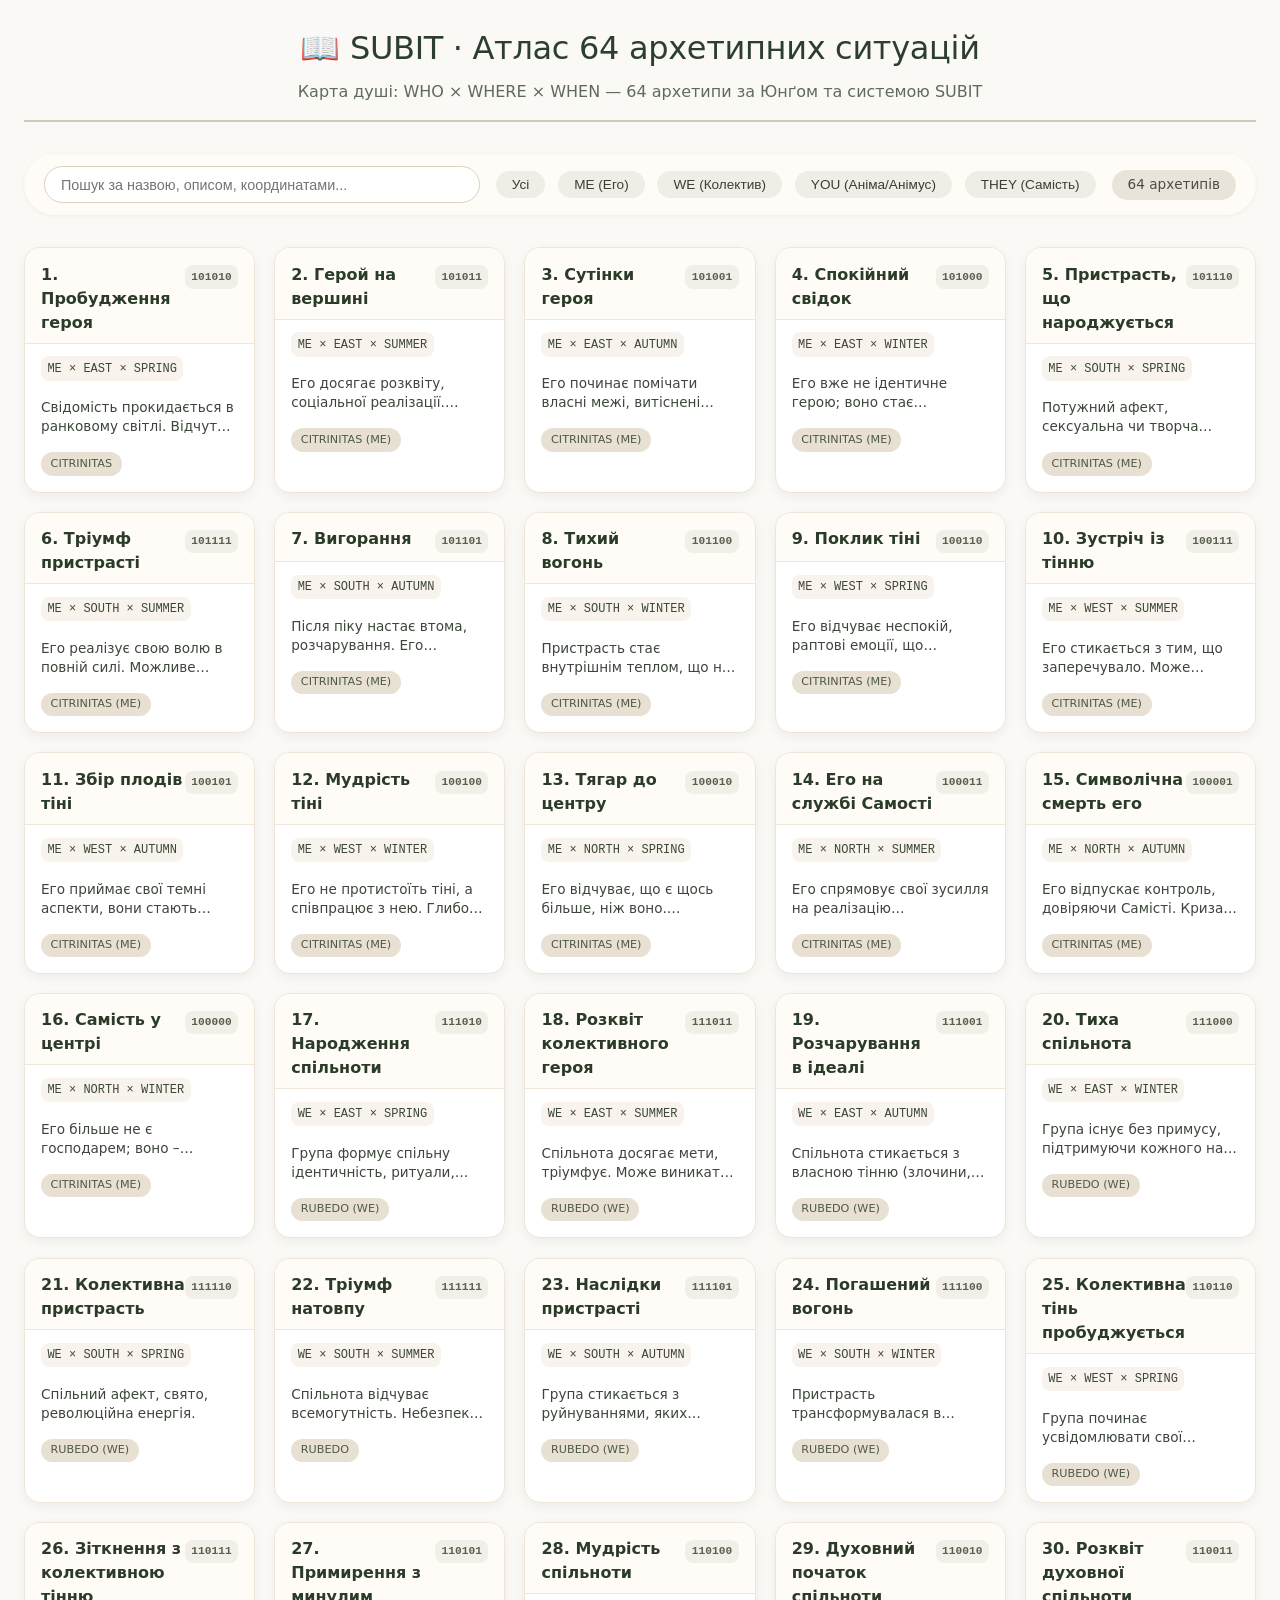
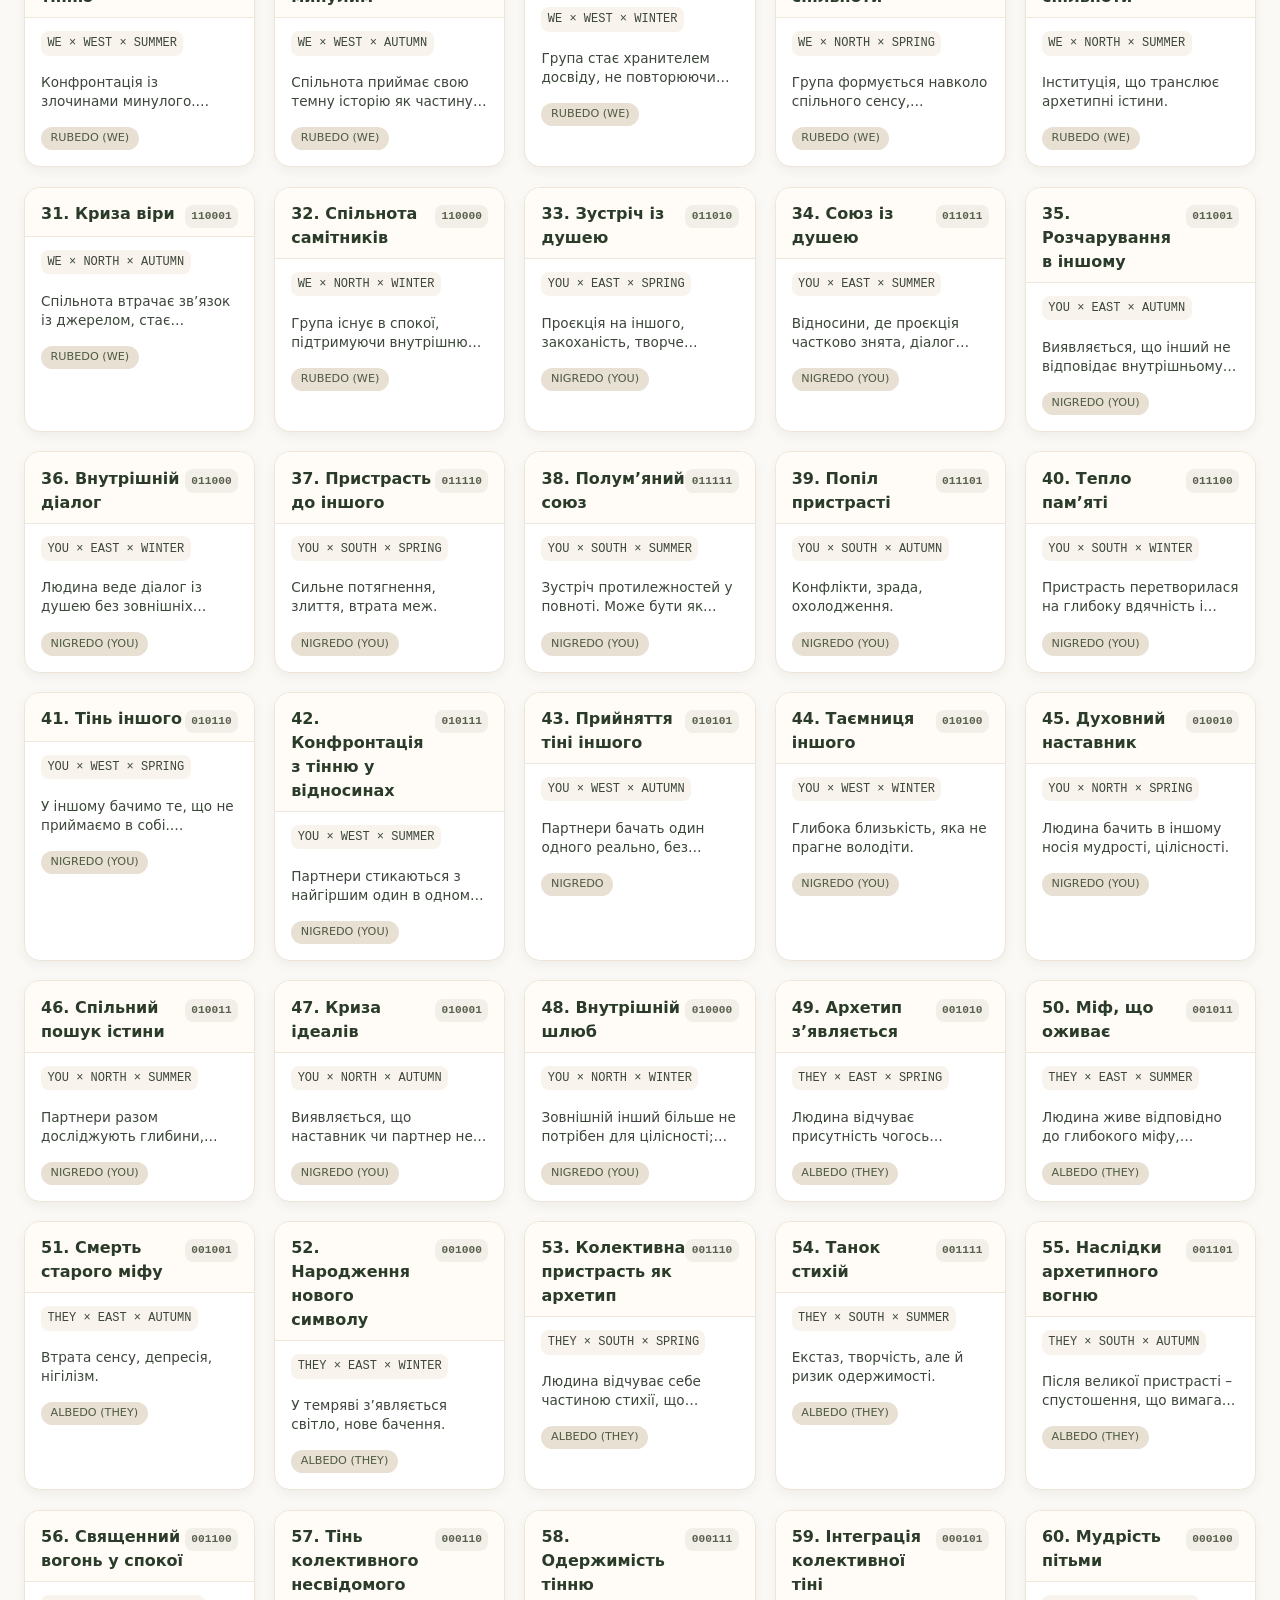
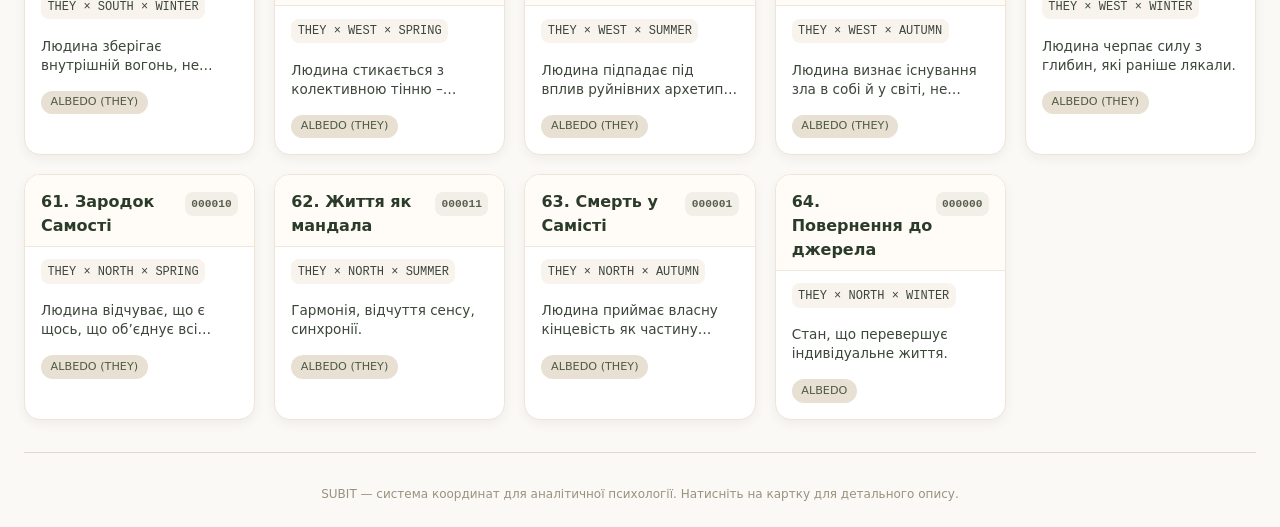
<file: index.html>
<!DOCTYPE html>
<html lang="uk">
<head>
    <meta charset="UTF-8">
    <meta name="viewport" content="width=device-width, initial-scale=1.0, user-scalable=yes">
    <title>SUBIT Атлас 64 архетипів</title>
    <style>
        * {
            box-sizing: border-box;
            margin: 0;
            padding: 0;
        }

        body {
            font-family: 'Segoe UI', 'Roboto', 'Noto Sans', system-ui, -apple-system, sans-serif;
            background: #faf9f5;
            color: #1e2a2f;
            line-height: 1.5;
            padding: 1.5rem;
        }

        .container {
            max-width: 1400px;
            margin: 0 auto;
        }

        header {
            text-align: center;
            margin-bottom: 2rem;
            border-bottom: 2px solid #d4c9b6;
            padding-bottom: 1rem;
        }

        h1 {
            font-size: 2rem;
            font-weight: 500;
            letter-spacing: -0.01em;
            color: #2c3e2f;
        }

        .subhead {
            font-size: 1rem;
            color: #5e6b5c;
            margin-top: 0.5rem;
        }

        .controls {
            display: flex;
            flex-wrap: wrap;
            gap: 1rem;
            justify-content: space-between;
            align-items: center;
            margin-bottom: 2rem;
            background: #fffcf7;
            padding: 0.75rem 1.25rem;
            border-radius: 2rem;
            box-shadow: 0 1px 4px rgba(0,0,0,0.05);
        }

        .search-box {
            flex: 2;
            min-width: 200px;
        }

        .search-box input {
            width: 100%;
            padding: 0.6rem 1rem;
            border: 1px solid #ddd2bc;
            border-radius: 2rem;
            font-size: 0.9rem;
            background: white;
            outline: none;
            transition: 0.2s;
        }

        .search-box input:focus {
            border-color: #8b7a5b;
            box-shadow: 0 0 0 2px rgba(139,122,91,0.2);
        }

        .filter-group {
            display: flex;
            gap: 0.8rem;
            flex-wrap: wrap;
        }

        .filter-btn {
            background: #f0ede7;
            border: none;
            padding: 0.4rem 1rem;
            border-radius: 2rem;
            font-size: 0.85rem;
            font-weight: 500;
            cursor: pointer;
            transition: 0.2s;
            color: #3a3e38;
        }

        .filter-btn.active {
            background: #8b7a5b;
            color: white;
            box-shadow: 0 1px 3px rgba(0,0,0,0.2);
        }

        .filter-btn:hover:not(.active) {
            background: #ddd2bc;
        }

        .stats {
            font-size: 0.85rem;
            background: #e9e4da;
            padding: 0.3rem 1rem;
            border-radius: 2rem;
            color: #4a4d44;
        }

        .grid {
            display: grid;
            grid-template-columns: repeat(auto-fill, minmax(210px, 1fr));
            gap: 1.2rem;
            margin-bottom: 2rem;
        }

        .card {
            background: white;
            border-radius: 1rem;
            box-shadow: 0 4px 12px rgba(0,0,0,0.05);
            transition: transform 0.2s, box-shadow 0.2s;
            cursor: pointer;
            overflow: hidden;
            border: 1px solid #eee5d8;
        }

        .card:hover {
            transform: translateY(-4px);
            box-shadow: 0 12px 20px rgba(0,0,0,0.1);
        }

        .card-header {
            padding: 0.9rem 1rem 0.5rem;
            font-weight: 600;
            font-size: 1rem;
            border-bottom: 1px solid #f0e7dc;
            display: flex;
            justify-content: space-between;
            align-items: baseline;
            background: #fffcf7;
        }

        .archetype-name {
            color: #2b3b2a;
        }

        .archetype-code {
            font-family: monospace;
            font-size: 0.7rem;
            background: #f2efe8;
            padding: 0.2rem 0.4rem;
            border-radius: 0.5rem;
            color: #5a604e;
        }

        .card-body {
            padding: 0.8rem 1rem 1rem;
            font-size: 0.85rem;
            color: #3c463a;
        }

        .coords {
            font-family: monospace;
            background: #f8f4ed;
            padding: 0.2rem 0.4rem;
            border-radius: 0.5rem;
            display: inline-block;
            margin-bottom: 0.6rem;
            font-size: 0.75rem;
            font-weight: 500;
        }

        .desc-preview {
            display: -webkit-box;
            -webkit-line-clamp: 2;
            -webkit-box-orient: vertical;
            overflow: hidden;
            margin: 0.5rem 0;
            line-height: 1.4;
        }

        .phase-badge {
            font-size: 0.7rem;
            display: inline-block;
            margin-top: 0.5rem;
            padding: 0.2rem 0.6rem;
            border-radius: 1rem;
            background: #e8e0d2;
            color: #4e5a43;
        }

        /* modal */
        .modal {
            display: none;
            position: fixed;
            top: 0;
            left: 0;
            width: 100%;
            height: 100%;
            background: rgba(0,0,0,0.6);
            backdrop-filter: blur(4px);
            z-index: 1000;
            justify-content: center;
            align-items: center;
        }

        .modal.active {
            display: flex;
        }

        .modal-content {
            background: white;
            max-width: 650px;
            width: 90%;
            max-height: 85vh;
            border-radius: 1.5rem;
            overflow-y: auto;
            padding: 1.5rem;
            box-shadow: 0 20px 35px rgba(0,0,0,0.3);
            position: relative;
        }

        .modal-close {
            position: absolute;
            top: 1rem;
            right: 1.2rem;
            font-size: 1.8rem;
            cursor: pointer;
            color: #7f6e51;
            line-height: 1;
        }

        .modal-title {
            font-size: 1.6rem;
            font-weight: 500;
            margin-bottom: 0.25rem;
            padding-right: 1.5rem;
        }

        .modal-sub {
            font-family: monospace;
            background: #f0ede5;
            display: inline-block;
            padding: 0.2rem 0.7rem;
            border-radius: 1rem;
            margin-bottom: 1rem;
            font-size: 0.85rem;
        }

        .modal-section {
            margin-top: 1rem;
        }

        .modal-section h4 {
            font-weight: 600;
            font-size: 1rem;
            margin-bottom: 0.3rem;
            color: #5f4e33;
            border-left: 3px solid #c3b28b;
            padding-left: 0.6rem;
        }

        .modal-section p {
            margin-bottom: 0.6rem;
            line-height: 1.45;
        }

        footer {
            text-align: center;
            font-size: 0.75rem;
            color: #9b917e;
            border-top: 1px solid #e2d9cd;
            padding-top: 2rem;
            margin-top: 2rem;
        }

        @media (max-width: 700px) {
            body { padding: 1rem; }
            .grid { grid-template-columns: repeat(auto-fill, minmax(170px, 1fr)); }
            .card-header { font-size: 0.9rem; }
        }
    </style>
</head>
<body>
<div class="container">
    <header>
        <h1>📖 SUBIT · Атлас 64 архетипних ситуацій</h1>
        <div class="subhead">Карта душі: WHO × WHERE × WHEN — 64 архетипи за Юнґом та системою SUBIT</div>
    </header>

    <div class="controls">
        <div class="search-box">
            <input type="text" id="searchInput" placeholder="Пошук за назвою, описом, координатами...">
        </div>
        <div class="filter-group">
            <button class="filter-btn" data-filter="all">Усі</button>
            <button class="filter-btn" data-filter="ME">ME (Его)</button>
            <button class="filter-btn" data-filter="WE">WE (Колектив)</button>
            <button class="filter-btn" data-filter="YOU">YOU (Аніма/Анімус)</button>
            <button class="filter-btn" data-filter="THEY">THEY (Самість)</button>
        </div>
        <div class="stats" id="stats">64 архетипи</div>
    </div>

    <div id="archetypeGrid" class="grid"></div>
    <footer>
        SUBIT — система координат для аналітичної психології. Натисніть на картку для детального опису.
    </footer>
</div>

<div id="modal" class="modal">
    <div class="modal-content">
        <span class="modal-close">&times;</span>
        <div id="modalBody"></div>
    </div>
</div>

<script>
    // Дані з CSV (64 архетипи) на основі остаточної верифікованої версії
    // Кожен об'єкт містить поля: number, who, where, when, code, name, description, jungian_concept, task
    const archetypesData = [
        {number:1, who:"ME", where:"EAST", when:"SPRING", code:"101010", name:"Пробудження героя", description:"Свідомість прокидається в ранковому світлі. Відчуття власної унікальності, покликання. Початок індивідуації, де его ще не стикалося з тінню.", jungian_concept:"Формування ego", task:"Відокремитися від колективних ідентичностей (WE) і наважитися на власний шлях."},
        {number:2, who:"ME", where:"EAST", when:"SUMMER", code:"101011", name:"Герой на вершині", description:"Его досягає розквіту, соціальної реалізації. Може виникати гординя, ототожнення з Персоною.", jungian_concept:"Інфляція ego", task:"Зберегти зв’язок із несвідомим, не піддатися інфляції."},
        {number:3, who:"ME", where:"EAST", when:"AUTUMN", code:"101001", name:"Сутінки героя", description:"Его починає помічати власні межі, витіснені аспекти повертаються. Відчуття втрати напрямку.", jungian_concept:"Криза героя", task:"Інтегрувати тінь, не впадаючи в депресію."},
        {number:4, who:"ME", where:"EAST", when:"WINTER", code:"101000", name:"Спокійний свідок", description:"Его вже не ідентичне герою; воно стає спостерігачем внутрішніх процесів. Тиха мудрість.", jungian_concept:"Его, що співпрацює із Самістю", task:"Дозволити Самісті керувати, не втрачаючи свідомості."},
        {number:5, who:"ME", where:"SOUTH", when:"SPRING", code:"101110", name:"Пристрасть, що народжується", description:"Потужний афект, сексуальна чи творча енергія, що шукає вираження. Его захоплене пристрастю.", jungian_concept:"Лібідо як творча сила", task:"Спрямувати енергію, не дати їй зруйнувати межі."},
        {number:6, who:"ME", where:"SOUTH", when:"SUMMER", code:"101111", name:"Тріумф пристрасті", description:"Его реалізує свою волю в повній силі. Можливе надмірне ототожнення з пристрастю.", jungian_concept:"Героїчне діяння", task:"Не втратити зв’язок із душевною глибиною (анімою/анімусом)."},
        {number:7, who:"ME", where:"SOUTH", when:"AUTUMN", code:"101101", name:"Вигорання", description:"Після піку настає втома, розчарування. Его стикається з власною обмеженістю.", jungian_concept:"Тінь пристрасті", task:"Пережити депресивну фазу як необхідний спуск у несвідоме."},
        {number:8, who:"ME", where:"SOUTH", when:"WINTER", code:"101100", name:"Тихий вогонь", description:"Пристрасть стає внутрішнім теплом, що не потребує зовнішнього вияву. Его зберігає енергію.", jungian_concept:"Інтегрована пристрасть", task:"Зберігати внутрішній вогонь у період зовнішнього спокою."},
        {number:9, who:"ME", where:"WEST", when:"SPRING", code:"100110", name:"Поклик тіні", description:"Его відчуває неспокій, раптові емоції, що суперечать самоідентифікації. Перші симптоми.", jungian_concept:"Тінь починає виходити на поверхню", task:"Не витісняти, а дослідити те, що з’являється."},
        {number:10, who:"ME", where:"WEST", when:"SUMMER", code:"100111", name:"Зустріч із тінню", description:"Его стикається з тим, що заперечувало. Може виникнути криза ідентичності.", jungian_concept:"Конфронтація ego з витісненим", task:"Визнати тінь частиною себе, інтегрувати її без ототожнення."},
        {number:11, who:"ME", where:"WEST", when:"AUTUMN", code:"100101", name:"Збір плодів тіні", description:"Его приймає свої темні аспекти, вони стають джерелом сили.", jungian_concept:"Тінь інтегрується", task:"Використати інтегровану тінь для творчості."},
        {number:12, who:"ME", where:"WEST", when:"WINTER", code:"100100", name:"Мудрість тіні", description:"Его не протистоїть тіні, а співпрацює з нею. Глибока автентичність.", jungian_concept:"Тінь перетворюється на внутрішнього провідника", task:"Передати досвід іншим (перехід до YOU або THEY)."},
        {number:13, who:"ME", where:"NORTH", when:"SPRING", code:"100010", name:"Тягар до центру", description:"Его відчуває, що є щось більше, ніж воно. Сакральний трепет.", jungian_concept:"Перше передчуття Самості", task:"Не ототожнювати це відчуття з власною величчю."},
        {number:14, who:"ME", where:"NORTH", when:"SUMMER", code:"100011", name:"Его на службі Самості", description:"Его спрямовує свої зусилля на реалізацію внутрішнього покликання. Гармонія.", jungian_concept:"Індивідуація на підйомі", task:"Не втратити зв’язок із тінню (WEST) і пристрастю (SOUTH)."},
        {number:15, who:"ME", where:"NORTH", when:"AUTUMN", code:"100001", name:"Символічна смерть его", description:"Его відпускає контроль, довіряючи Самісті. Криза ідентичності, що веде до духовного переродження.", jungian_concept:"Его відпускає контроль", task:"Пережити «ніч душі» як необхідний етап."},
        {number:16, who:"ME", where:"NORTH", when:"WINTER", code:"100000", name:"Самість у центрі", description:"Его більше не є господарем; воно – слухняний інструмент цілісності.", jungian_concept:"Его стало провідником Самості", task:"Бути присутнім у світі, не ототожнюючись із жодною з позицій."},
        {number:17, who:"WE", where:"EAST", when:"SPRING", code:"111010", name:"Народження спільноти", description:"Група формує спільну ідентичність, ритуали, міфи. Індивід знаходить захист.", jungian_concept:"Participatio mystica", task:"Не втратити індивідуальність у процесі злиття."},
        {number:18, who:"WE", where:"EAST", when:"SUMMER", code:"111011", name:"Розквіт колективного героя", description:"Спільнота досягає мети, тріумфує. Може виникати інфляція «ми».", jungian_concept:"Національний чи соціальний підйом", task:"Зберігати критичне мислення, не демонізувати інших (THEY)."},
        {number:19, who:"WE", where:"EAST", when:"AUTUMN", code:"111001", name:"Розчарування в ідеалі", description:"Спільнота стикається з власною тінню (злочини, помилки).", jungian_concept:"Криза колективної ідентичності", task:"Інтегрувати колективну тінь, не впадаючи в провину."},
        {number:20, who:"WE", where:"EAST", when:"WINTER", code:"111000", name:"Тиха спільнота", description:"Група існує без примусу, підтримуючи кожного на його шляху.", jungian_concept:"Зріла спільнота", task:"Зберігати спільноту як простір для індивідуації."},
        {number:21, who:"WE", where:"SOUTH", when:"SPRING", code:"111110", name:"Колективна пристрасть", description:"Спільний афект, свято, революційна енергія.", jungian_concept:"Архетип натовпу", task:"Не дати пристрасті перерости в насильство."},
        {number:22, who:"WE", where:"SOUTH", when:"SUMMER", code:"111111", name:"Тріумф натовпу", description:"Спільнота відчуває всемогутність. Небезпека тоталітаризму.", jungian_concept:"Колективна інфляція", task:"Зберегти індивідуальну свідомість усередині маси."},
        {number:23, who:"WE", where:"SOUTH", when:"AUTUMN", code:"111101", name:"Наслідки пристрасті", description:"Група стикається з руйнуваннями, яких завдала.", jungian_concept:"Колективна тінь виходить назовні", task:"Прийняти відповідальність, не шукати цапа-відбувайла."},
        {number:24, who:"WE", where:"SOUTH", when:"WINTER", code:"111100", name:"Погашений вогонь", description:"Пристрасть трансформувалася в традицію, обряд.", jungian_concept:"Спільнота в стані спокою", task:"Оновити ритуали, щоб вони не стали мертвою формою."},
        {number:25, who:"WE", where:"WEST", when:"SPRING", code:"110110", name:"Колективна тінь пробуджується", description:"Група починає усвідомлювати свої витіснені аспекти. Викриття, люстрація, покаяння.", jungian_concept:"Група починає усвідомлювати тінь", task:"Не впасти в самонищення, але й не заперечувати."},
        {number:26, who:"WE", where:"WEST", when:"SUMMER", code:"110111", name:"Зіткнення з колективною тінню", description:"Конфронтація із злочинами минулого. Гостра криза ідентичності, розпад старих міфів.", jungian_concept:"Конфронтація з колективною тінню", task:"Інтегрувати тінь на рівні спільноти, створити новий міф."},
        {number:27, who:"WE", where:"WEST", when:"AUTUMN", code:"110101", name:"Примирення з минулим", description:"Спільнота приймає свою темну історію як частину себе.", jungian_concept:"Колективна інтеграція", task:"Відпустити провину, зберігаючи пам’ять."},
        {number:28, who:"WE", where:"WEST", when:"WINTER", code:"110100", name:"Мудрість спільноти", description:"Група стає хранителем досвіду, не повторюючи помилок.", jungian_concept:"Зріле колективне несвідоме", task:"Передавати мудрість наступним поколінням."},
        {number:29, who:"WE", where:"NORTH", when:"SPRING", code:"110010", name:"Духовний початок спільноти", description:"Група формується навколо спільного сенсу, цінностей.", jungian_concept:"Релігійна чи філософська спільнота", task:"Уникати сектантської винятковості."},
        {number:30, who:"WE", where:"NORTH", when:"SUMMER", code:"110011", name:"Розквіт духовної спільноти", description:"Інституція, що транслює архетипні істини.", jungian_concept:"Церква, орден, школа", task:"Не замінювати живу душу догмою."},
        {number:31, who:"WE", where:"NORTH", when:"AUTUMN", code:"110001", name:"Криза віри", description:"Спільнота втрачає зв’язок із джерелом, стає формальною.", jungian_concept:"Занепад інституцій", task:"Повернутися до архетипних коренів, оновити символи."},
        {number:32, who:"WE", where:"NORTH", when:"WINTER", code:"110000", name:"Спільнота самітників", description:"Група існує в спокої, підтримуючи внутрішню роботу кожного.", jungian_concept:"Монастир, еко-селище", task:"Бути прикладом цілісності для ширшого світу."},
        {number:33, who:"YOU", where:"EAST", when:"SPRING", code:"011010", name:"Зустріч із душею", description:"Проєкція на іншого, закоханість, творче натхнення.", jungian_concept:"Аніма/анімус з’являються", task:"Не ототожнювати іншого з душевним образом."},
        {number:34, who:"YOU", where:"EAST", when:"SUMMER", code:"011011", name:"Союз із душею", description:"Відносини, де проєкція частково знята, діалог можливий.", jungian_concept:"Свідоме відношення з анімою/анімусом", task:"Інтегрувати якості аніми/анімуса у власну психіку."},
        {number:35, who:"YOU", where:"EAST", when:"AUTUMN", code:"011001", name:"Розчарування в іншому", description:"Виявляється, що інший не відповідає внутрішньому образу.", jungian_concept:"Криза проєкції", task:"Повернути проєкцію, побачити іншого реально."},
        {number:36, who:"YOU", where:"EAST", when:"WINTER", code:"011000", name:"Внутрішній діалог", description:"Людина веде діалог із душею без зовнішніх проєкцій.", jungian_concept:"Аніма/анімус інтегровані", task:"Підтримувати живий контакт із внутрішньою протилежністю."},
        {number:37, who:"YOU", where:"SOUTH", when:"SPRING", code:"011110", name:"Пристрасть до іншого", description:"Сильне потягнення, злиття, втрата меж.", jungian_concept:"Еротична проєкція", task:"Не втратити себе в іншому."},
        {number:38, who:"YOU", where:"SOUTH", when:"SUMMER", code:"011111", name:"Полум’яний союз", description:"Зустріч протилежностей у повноті. Може бути як реальний шлюб, так і внутрішнє єднання.", jungian_concept:"Coniunctio – символічний шлюб", task:"Утримувати єдність, не зливаючись."},
        {number:39, who:"YOU", where:"SOUTH", when:"AUTUMN", code:"011101", name:"Попіл пристрасті", description:"Конфлікти, зрада, охолодження.", jungian_concept:"Вигорання відносин", task:"Пережити втрату, не впадаючи в цинізм."},
        {number:40, who:"YOU", where:"SOUTH", when:"WINTER", code:"011100", name:"Тепло пам’яті", description:"Пристрасть перетворилася на глибоку вдячність і спокій.", jungian_concept:"Інтегрована любов", task:"Зберігати любов як внутрішню силу."},
        {number:41, who:"YOU", where:"WEST", when:"SPRING", code:"010110", name:"Тінь іншого", description:"У іншому бачимо те, що не приймаємо в собі. Конфлікти.", jungian_concept:"Проєкція власної тіні на партнера", task:"Повернути проєкцію, визнати тінь у собі."},
        {number:42, who:"YOU", where:"WEST", when:"SUMMER", code:"010111", name:"Конфронтація з тінню у відносинах", description:"Партнери стикаються з найгіршим один в одному, що відображає їхню власну темряву.", jungian_concept:"Відносини як простір інтеграції тіні", task:"Не звинувачувати, а досліджувати разом."},
        {number:43, who:"YOU", where:"WEST", when:"AUTUMN", code:"010101", name:"Прийняття тіні іншого", description:"Партнери бачать один одного реально, без ідеалізації.", jungian_concept:"Зрілі відносини", task:"Підтримувати зростання одне одного."},
        {number:44, who:"YOU", where:"WEST", when:"WINTER", code:"010100", name:"Таємниця іншого", description:"Глибока близькість, яка не прагне володіти.", jungian_concept:"Відносини, що поважають непізнаване", task:"Дозволити іншому бути окремою таємницею."},
        {number:45, who:"YOU", where:"NORTH", when:"SPRING", code:"010010", name:"Духовний наставник", description:"Людина бачить в іншому носія мудрості, цілісності.", jungian_concept:"Проєкція Самості на іншого", task:"Не залишатися в проєкції, знайти Самість у собі."},
        {number:46, who:"YOU", where:"NORTH", when:"SUMMER", code:"010011", name:"Спільний пошук істини", description:"Партнери разом досліджують глибини, підтримують індивідуацію один одного.", jungian_concept:"Відносини, засновані на спільному духовному шляху", task:"Зберігати автономію, не створюючи залежності."},
        {number:47, who:"YOU", where:"NORTH", when:"AUTUMN", code:"010001", name:"Криза ідеалів", description:"Виявляється, що наставник чи партнер не є втіленням Самості.", jungian_concept:"Розчарування в духовному авторитеті", task:"Пробачити, відпустити, взяти відповідальність за свій шлях."},
        {number:48, who:"YOU", where:"NORTH", when:"WINTER", code:"010000", name:"Внутрішній шлюб", description:"Зовнішній інший більше не потрібен для цілісності; людина перебуває в союзі зі своєю Самістю.", jungian_concept:"Coniunctio oppositorum усередині", task:"Бути присутнім для інших, не втрачаючи центру."},
        {number:49, who:"THEY", where:"EAST", when:"SPRING", code:"001010", name:"Архетип з’являється", description:"Людина відчуває присутність чогось більшого, ніж вона.", jungian_concept:"Поява архетипного образу в снах чи культурі", task:"Не ототожнюватися з архетипом, зберігати его."},
        {number:50, who:"THEY", where:"EAST", when:"SUMMER", code:"001011", name:"Міф, що оживає", description:"Людина живе відповідно до глибокого міфу, відчуває призначення.", jungian_concept:"Активований архетип направляє життя", task:"Не стати одержимим архетипом, зберігати рефлексію."},
        {number:51, who:"THEY", where:"EAST", when:"AUTUMN", code:"001001", name:"Смерть старого міфу", description:"Втрата сенсу, депресія, нігілізм.", jungian_concept:"Архетип відступає", task:"Витримати порожнечу, очікуючи нового символу."},
        {number:52, who:"THEY", where:"EAST", when:"WINTER", code:"001000", name:"Народження нового символу", description:"У темряві з’являється світло, нове бачення.", jungian_concept:"Саморегуляція психіки", task:"Довіритися несвідомому, зафіксувати символ."},
        {number:53, who:"THEY", where:"SOUTH", when:"SPRING", code:"001110", name:"Колективна пристрасть як архетип", description:"Людина відчуває себе частиною стихії, що перевершує її.", jungian_concept:"Архетип війни, революції, еросу", task:"Не ототожнюватися з руйнівною силою."},
        {number:54, who:"THEY", where:"SOUTH", when:"SUMMER", code:"001111", name:"Танок стихій", description:"Екстаз, творчість, але й ризик одержимості.", jungian_concept:"Повне вираження архетипної пристрасті", task:"Спрямувати енергію в символічну форму."},
        {number:55, who:"THEY", where:"SOUTH", when:"AUTUMN", code:"001101", name:"Наслідки архетипного вогню", description:"Після великої пристрасті – спустошення, що вимагає інтеграції.", jungian_concept:"Архетип залишає попіл", task:"Зібрати те, що залишилося, як скарб."},
        {number:56, who:"THEY", where:"SOUTH", when:"WINTER", code:"001100", name:"Священний вогонь у спокої", description:"Людина зберігає внутрішній вогонь, не спалюючи нічого назовні.", jungian_concept:"Архетип пристрасті, інтегрований у тишу", task:"Бути джерелом тепла для інших."},
        {number:57, who:"THEY", where:"WEST", when:"SPRING", code:"000110", name:"Тінь колективного несвідомого", description:"Людина стикається з колективною тінню – насильством, жорстокістю у снах чи зовні.", jungian_concept:"Архетип зла, демонічне", task:"Не витісняти, але й не ототожнюватися."},
        {number:58, who:"THEY", where:"WEST", when:"SUMMER", code:"000111", name:"Одержимість тінню", description:"Людина підпадає під вплив руйнівних архетипів (нацизм, культи).", jungian_concept:"Архетипна одержимість", task:"Знайти світло всередині темряви, відновити ego."},
        {number:59, who:"THEY", where:"WEST", when:"AUTUMN", code:"000101", name:"Інтеграція колективної тіні", description:"Людина визнає існування зла в собі й у світі, не ототожнюючись із ним.", jungian_concept:"Прийняття темряви як частини цілого", task:"Перетворити тінь на мудрість."},
        {number:60, who:"THEY", where:"WEST", when:"WINTER", code:"000100", name:"Мудрість пітьми", description:"Людина черпає силу з глибин, які раніше лякали.", jungian_concept:"Тінь стає провідником до Самості", task:"Допомагати іншим у їхній темряві."},
        {number:61, who:"THEY", where:"NORTH", when:"SPRING", code:"000010", name:"Зародок Самості", description:"Людина відчуває, що є щось, що об’єднує всі протилежності.", jungian_concept:"Самість як внутрішній центр починає усвідомлюватися", task:"Досліджувати символи цілісності (мандала, коло)."},
        {number:62, who:"THEY", where:"NORTH", when:"SUMMER", code:"000011", name:"Життя як мандала", description:"Гармонія, відчуття сенсу, синхронії.", jungian_concept:"Самість активно керує життям", task:"Залишатися відкритим до змін, не закостеніти."},
        {number:63, who:"THEY", where:"NORTH", when:"AUTUMN", code:"000001", name:"Смерть у Самісті", description:"Людина приймає власну кінцевість як частину цілого.", jungian_concept:"Останнє відпускання ego", task:"Передати досвід, завершити незавершене."},
        {number:64, who:"THEY", where:"NORTH", when:"WINTER", code:"000000", name:"Повернення до джерела", description:"Стан, що перевершує індивідуальне життя.", jungian_concept:"Самість як вічний центр", task:"Бути присутнім як чисте буття."}
    ];

    // допоміжна функція для визначення фази (алхімічної) на основі коду
    function getPhaseFromCode(code) {
        if (!code) return "";
        const whoBits = code.substring(0,2);
        const whereBits = code.substring(2,4);
        const whenBits = code.substring(4,6);
        // визначаємо домінантну фазу за суб'єктом (але можна за комбінацією)
        if (whoBits === "10" && whereBits === "10" && whenBits === "10") return "CITRINITAS";
        if (whoBits === "11" && whereBits === "11" && whenBits === "11") return "RUBEDO";
        if (whoBits === "01" && whereBits === "01" && whenBits === "01") return "NIGREDO";
        if (whoBits === "00" && whereBits === "00" && whenBits === "00") return "ALBEDO";
        // загальний випадок: кольорова гама за першою координатою (спрощено)
        if (whoBits === "10") return "CITRINITAS (ME)";
        if (whoBits === "11") return "RUBEDO (WE)";
        if (whoBits === "01") return "NIGREDO (YOU)";
        return "ALBEDO (THEY)";
    }

    // рендер сітки
    let currentFilter = "all";
    let searchTerm = "";

    function renderGrid() {
        const grid = document.getElementById('archetypeGrid');
        const filtered = archetypesData.filter(arch => {
            const matchesFilter = currentFilter === "all" || arch.who === currentFilter;
            const matchesSearch = searchTerm === "" || 
                arch.name.toLowerCase().includes(searchTerm) ||
                arch.description.toLowerCase().includes(searchTerm) ||
                arch.jungian_concept.toLowerCase().includes(searchTerm) ||
                arch.code.includes(searchTerm) ||
                `${arch.who} × ${arch.where} × ${arch.when}`.toLowerCase().includes(searchTerm);
            return matchesFilter && matchesSearch;
        });
        
        document.getElementById('stats').innerText = `${filtered.length} архетипів`;
        
        if (filtered.length === 0) {
            grid.innerHTML = `<div style="grid-column:1/-1; text-align:center; padding:2rem;">Нічого не знайдено. Спробуйте інший запит.</div>`;
            return;
        }
        
        grid.innerHTML = filtered.map(arch => {
            const coordStr = `${arch.who} × ${arch.where} × ${arch.when}`;
            const phaseLabel = getPhaseFromCode(arch.code);
            return `
                <div class="card" data-id="${arch.number}">
                    <div class="card-header">
                        <span class="archetype-name">${arch.number}. ${arch.name}</span>
                        <span class="archetype-code">${arch.code}</span>
                    </div>
                    <div class="card-body">
                        <div class="coords">${coordStr}</div>
                        <div class="desc-preview">${arch.description.substring(0, 100)}${arch.description.length>100?'…':''}</div>
                        <div class="phase-badge">${phaseLabel}</div>
                    </div>
                </div>
            `;
        }).join('');
        
        // додаємо обробники кліків
        document.querySelectorAll('.card').forEach(card => {
            card.addEventListener('click', () => {
                const id = parseInt(card.dataset.id);
                const archetype = archetypesData.find(a => a.number === id);
                if (archetype) showModal(archetype);
            });
        });
    }
    
    function showModal(arch) {
        const modal = document.getElementById('modal');
        const modalBody = document.getElementById('modalBody');
        const coordFull = `${arch.who} × ${arch.where} × ${arch.when}`;
        const phaseFull = getPhaseFromCode(arch.code);
        modalBody.innerHTML = `
            <span class="modal-close">&times;</span>
            <div class="modal-title">${arch.number}. ${arch.name}</div>
            <div class="modal-sub">${coordFull} &nbsp;|&nbsp; ${arch.code} &nbsp;|&nbsp; ${phaseFull}</div>
            <div class="modal-section">
                <h4>📖 Опис</h4>
                <p>${arch.description}</p>
            </div>
            <div class="modal-section">
                <h4>🧠 Юнгівський концепт</h4>
                <p>${arch.jungian_concept}</p>
            </div>
            <div class="modal-section">
                <h4>🎯 Завдання індивідуації</h4>
                <p>${arch.task}</p>
            </div>
        `;
        modal.classList.add('active');
        const closeSpan = modalBody.querySelector('.modal-close');
        closeSpan.addEventListener('click', () => modal.classList.remove('active'));
        modal.addEventListener('click', (e) => { if(e.target === modal) modal.classList.remove('active'); });
    }
    
    // події
    document.getElementById('searchInput').addEventListener('input', (e) => {
        searchTerm = e.target.value.toLowerCase();
        renderGrid();
    });
    
    document.querySelectorAll('.filter-btn').forEach(btn => {
        btn.addEventListener('click', () => {
            document.querySelectorAll('.filter-btn').forEach(b => b.classList.remove('active'));
            btn.classList.add('active');
            currentFilter = btn.dataset.filter;
            renderGrid();
        });
    });
    
    renderGrid();
</script>
</body>
</html>
</file>
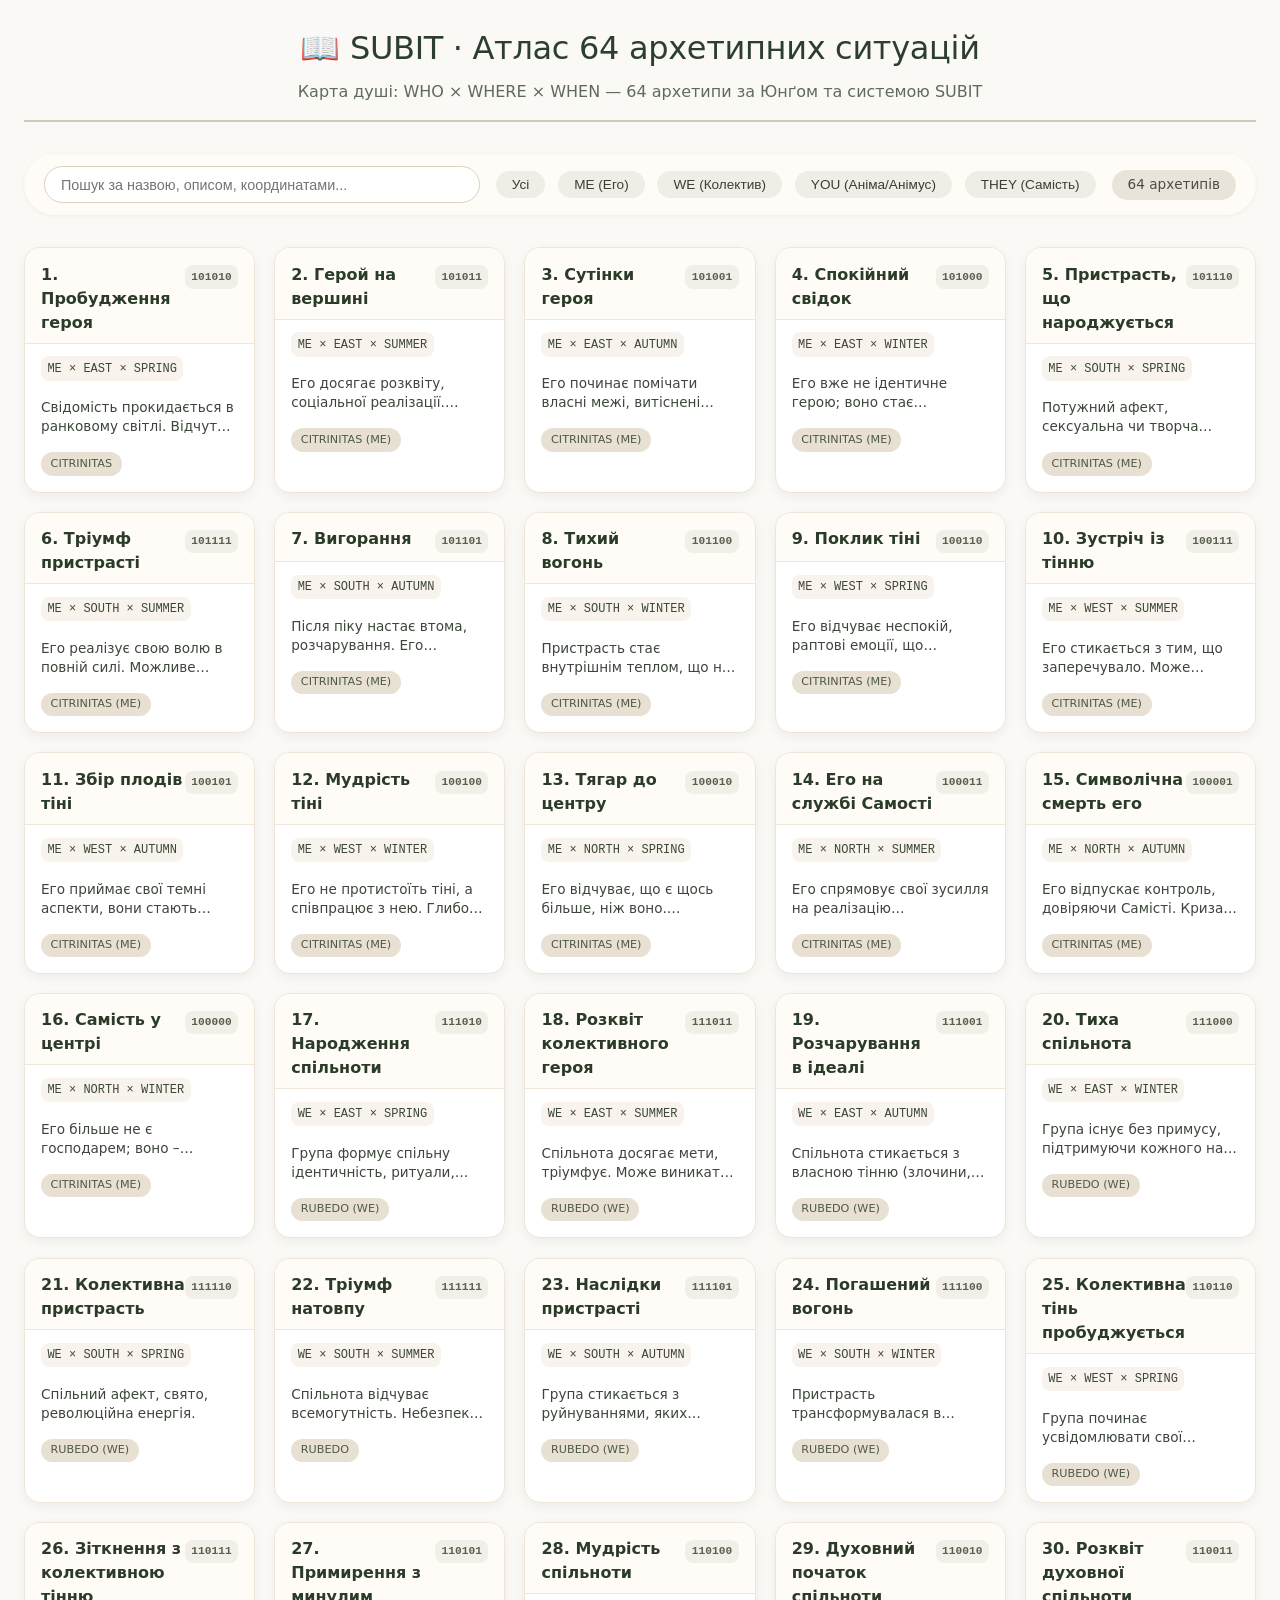
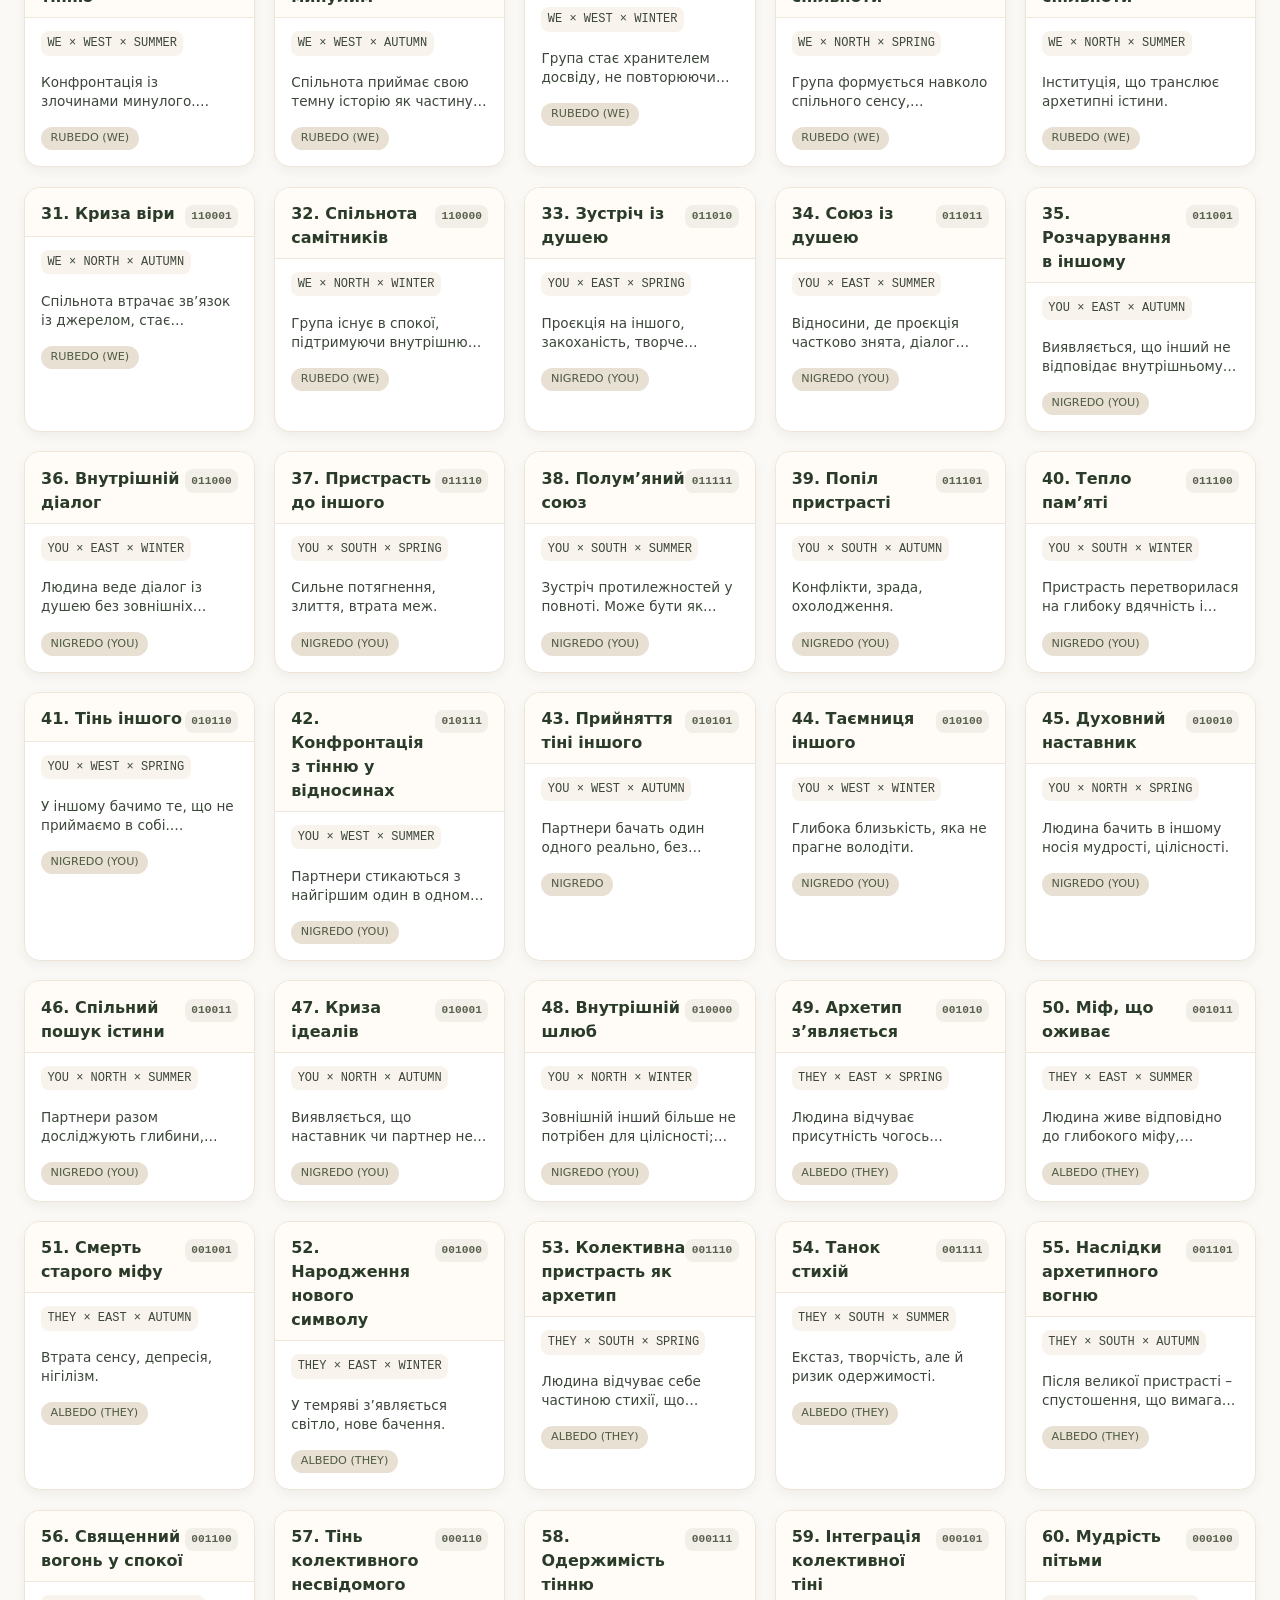
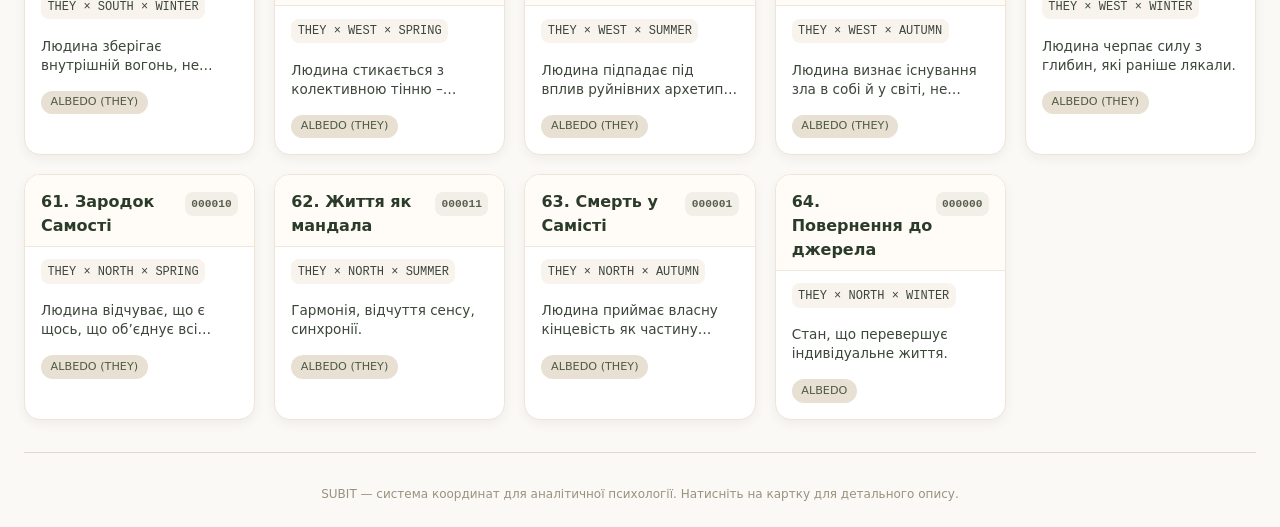
<file: supplementary/interactive/index.html>
<!DOCTYPE html>
<html lang="uk">
<head>
    <meta charset="UTF-8">
    <meta name="viewport" content="width=device-width, initial-scale=1.0, user-scalable=yes">
    <title>SUBIT Атлас 64 архетипів</title>
    <style>
        * {
            box-sizing: border-box;
            margin: 0;
            padding: 0;
        }

        body {
            font-family: 'Segoe UI', 'Roboto', 'Noto Sans', system-ui, -apple-system, sans-serif;
            background: #faf9f5;
            color: #1e2a2f;
            line-height: 1.5;
            padding: 1.5rem;
        }

        .container {
            max-width: 1400px;
            margin: 0 auto;
        }

        header {
            text-align: center;
            margin-bottom: 2rem;
            border-bottom: 2px solid #d4c9b6;
            padding-bottom: 1rem;
        }

        h1 {
            font-size: 2rem;
            font-weight: 500;
            letter-spacing: -0.01em;
            color: #2c3e2f;
        }

        .subhead {
            font-size: 1rem;
            color: #5e6b5c;
            margin-top: 0.5rem;
        }

        .controls {
            display: flex;
            flex-wrap: wrap;
            gap: 1rem;
            justify-content: space-between;
            align-items: center;
            margin-bottom: 2rem;
            background: #fffcf7;
            padding: 0.75rem 1.25rem;
            border-radius: 2rem;
            box-shadow: 0 1px 4px rgba(0,0,0,0.05);
        }

        .search-box {
            flex: 2;
            min-width: 200px;
        }

        .search-box input {
            width: 100%;
            padding: 0.6rem 1rem;
            border: 1px solid #ddd2bc;
            border-radius: 2rem;
            font-size: 0.9rem;
            background: white;
            outline: none;
            transition: 0.2s;
        }

        .search-box input:focus {
            border-color: #8b7a5b;
            box-shadow: 0 0 0 2px rgba(139,122,91,0.2);
        }

        .filter-group {
            display: flex;
            gap: 0.8rem;
            flex-wrap: wrap;
        }

        .filter-btn {
            background: #f0ede7;
            border: none;
            padding: 0.4rem 1rem;
            border-radius: 2rem;
            font-size: 0.85rem;
            font-weight: 500;
            cursor: pointer;
            transition: 0.2s;
            color: #3a3e38;
        }

        .filter-btn.active {
            background: #8b7a5b;
            color: white;
            box-shadow: 0 1px 3px rgba(0,0,0,0.2);
        }

        .filter-btn:hover:not(.active) {
            background: #ddd2bc;
        }

        .stats {
            font-size: 0.85rem;
            background: #e9e4da;
            padding: 0.3rem 1rem;
            border-radius: 2rem;
            color: #4a4d44;
        }

        .grid {
            display: grid;
            grid-template-columns: repeat(auto-fill, minmax(210px, 1fr));
            gap: 1.2rem;
            margin-bottom: 2rem;
        }

        .card {
            background: white;
            border-radius: 1rem;
            box-shadow: 0 4px 12px rgba(0,0,0,0.05);
            transition: transform 0.2s, box-shadow 0.2s;
            cursor: pointer;
            overflow: hidden;
            border: 1px solid #eee5d8;
        }

        .card:hover {
            transform: translateY(-4px);
            box-shadow: 0 12px 20px rgba(0,0,0,0.1);
        }

        .card-header {
            padding: 0.9rem 1rem 0.5rem;
            font-weight: 600;
            font-size: 1rem;
            border-bottom: 1px solid #f0e7dc;
            display: flex;
            justify-content: space-between;
            align-items: baseline;
            background: #fffcf7;
        }

        .archetype-name {
            color: #2b3b2a;
        }

        .archetype-code {
            font-family: monospace;
            font-size: 0.7rem;
            background: #f2efe8;
            padding: 0.2rem 0.4rem;
            border-radius: 0.5rem;
            color: #5a604e;
        }

        .card-body {
            padding: 0.8rem 1rem 1rem;
            font-size: 0.85rem;
            color: #3c463a;
        }

        .coords {
            font-family: monospace;
            background: #f8f4ed;
            padding: 0.2rem 0.4rem;
            border-radius: 0.5rem;
            display: inline-block;
            margin-bottom: 0.6rem;
            font-size: 0.75rem;
            font-weight: 500;
        }

        .desc-preview {
            display: -webkit-box;
            -webkit-line-clamp: 2;
            -webkit-box-orient: vertical;
            overflow: hidden;
            margin: 0.5rem 0;
            line-height: 1.4;
        }

        .phase-badge {
            font-size: 0.7rem;
            display: inline-block;
            margin-top: 0.5rem;
            padding: 0.2rem 0.6rem;
            border-radius: 1rem;
            background: #e8e0d2;
            color: #4e5a43;
        }

        /* modal */
        .modal {
            display: none;
            position: fixed;
            top: 0;
            left: 0;
            width: 100%;
            height: 100%;
            background: rgba(0,0,0,0.6);
            backdrop-filter: blur(4px);
            z-index: 1000;
            justify-content: center;
            align-items: center;
        }

        .modal.active {
            display: flex;
        }

        .modal-content {
            background: white;
            max-width: 650px;
            width: 90%;
            max-height: 85vh;
            border-radius: 1.5rem;
            overflow-y: auto;
            padding: 1.5rem;
            box-shadow: 0 20px 35px rgba(0,0,0,0.3);
            position: relative;
        }

        .modal-close {
            position: absolute;
            top: 1rem;
            right: 1.2rem;
            font-size: 1.8rem;
            cursor: pointer;
            color: #7f6e51;
            line-height: 1;
        }

        .modal-title {
            font-size: 1.6rem;
            font-weight: 500;
            margin-bottom: 0.25rem;
            padding-right: 1.5rem;
        }

        .modal-sub {
            font-family: monospace;
            background: #f0ede5;
            display: inline-block;
            padding: 0.2rem 0.7rem;
            border-radius: 1rem;
            margin-bottom: 1rem;
            font-size: 0.85rem;
        }

        .modal-section {
            margin-top: 1rem;
        }

        .modal-section h4 {
            font-weight: 600;
            font-size: 1rem;
            margin-bottom: 0.3rem;
            color: #5f4e33;
            border-left: 3px solid #c3b28b;
            padding-left: 0.6rem;
        }

        .modal-section p {
            margin-bottom: 0.6rem;
            line-height: 1.45;
        }

        footer {
            text-align: center;
            font-size: 0.75rem;
            color: #9b917e;
            border-top: 1px solid #e2d9cd;
            padding-top: 2rem;
            margin-top: 2rem;
        }

        @media (max-width: 700px) {
            body { padding: 1rem; }
            .grid { grid-template-columns: repeat(auto-fill, minmax(170px, 1fr)); }
            .card-header { font-size: 0.9rem; }
        }
    </style>
</head>
<body>
<div class="container">
    <header>
        <h1>📖 SUBIT · Атлас 64 архетипних ситуацій</h1>
        <div class="subhead">Карта душі: WHO × WHERE × WHEN — 64 архетипи за Юнґом та системою SUBIT</div>
    </header>

    <div class="controls">
        <div class="search-box">
            <input type="text" id="searchInput" placeholder="Пошук за назвою, описом, координатами...">
        </div>
        <div class="filter-group">
            <button class="filter-btn" data-filter="all">Усі</button>
            <button class="filter-btn" data-filter="ME">ME (Его)</button>
            <button class="filter-btn" data-filter="WE">WE (Колектив)</button>
            <button class="filter-btn" data-filter="YOU">YOU (Аніма/Анімус)</button>
            <button class="filter-btn" data-filter="THEY">THEY (Самість)</button>
        </div>
        <div class="stats" id="stats">64 архетипи</div>
    </div>

    <div id="archetypeGrid" class="grid"></div>
    <footer>
        SUBIT — система координат для аналітичної психології. Натисніть на картку для детального опису.
    </footer>
</div>

<div id="modal" class="modal">
    <div class="modal-content">
        <span class="modal-close">&times;</span>
        <div id="modalBody"></div>
    </div>
</div>

<script>
    // Дані з CSV (64 архетипи) на основі остаточної верифікованої версії
    // Кожен об'єкт містить поля: number, who, where, when, code, name, description, jungian_concept, task
    const archetypesData = [
        {number:1, who:"ME", where:"EAST", when:"SPRING", code:"101010", name:"Пробудження героя", description:"Свідомість прокидається в ранковому світлі. Відчуття власної унікальності, покликання. Початок індивідуації, де его ще не стикалося з тінню.", jungian_concept:"Формування ego", task:"Відокремитися від колективних ідентичностей (WE) і наважитися на власний шлях."},
        {number:2, who:"ME", where:"EAST", when:"SUMMER", code:"101011", name:"Герой на вершині", description:"Его досягає розквіту, соціальної реалізації. Може виникати гординя, ототожнення з Персоною.", jungian_concept:"Інфляція ego", task:"Зберегти зв’язок із несвідомим, не піддатися інфляції."},
        {number:3, who:"ME", where:"EAST", when:"AUTUMN", code:"101001", name:"Сутінки героя", description:"Его починає помічати власні межі, витіснені аспекти повертаються. Відчуття втрати напрямку.", jungian_concept:"Криза героя", task:"Інтегрувати тінь, не впадаючи в депресію."},
        {number:4, who:"ME", where:"EAST", when:"WINTER", code:"101000", name:"Спокійний свідок", description:"Его вже не ідентичне герою; воно стає спостерігачем внутрішніх процесів. Тиха мудрість.", jungian_concept:"Его, що співпрацює із Самістю", task:"Дозволити Самісті керувати, не втрачаючи свідомості."},
        {number:5, who:"ME", where:"SOUTH", when:"SPRING", code:"101110", name:"Пристрасть, що народжується", description:"Потужний афект, сексуальна чи творча енергія, що шукає вираження. Его захоплене пристрастю.", jungian_concept:"Лібідо як творча сила", task:"Спрямувати енергію, не дати їй зруйнувати межі."},
        {number:6, who:"ME", where:"SOUTH", when:"SUMMER", code:"101111", name:"Тріумф пристрасті", description:"Его реалізує свою волю в повній силі. Можливе надмірне ототожнення з пристрастю.", jungian_concept:"Героїчне діяння", task:"Не втратити зв’язок із душевною глибиною (анімою/анімусом)."},
        {number:7, who:"ME", where:"SOUTH", when:"AUTUMN", code:"101101", name:"Вигорання", description:"Після піку настає втома, розчарування. Его стикається з власною обмеженістю.", jungian_concept:"Тінь пристрасті", task:"Пережити депресивну фазу як необхідний спуск у несвідоме."},
        {number:8, who:"ME", where:"SOUTH", when:"WINTER", code:"101100", name:"Тихий вогонь", description:"Пристрасть стає внутрішнім теплом, що не потребує зовнішнього вияву. Его зберігає енергію.", jungian_concept:"Інтегрована пристрасть", task:"Зберігати внутрішній вогонь у період зовнішнього спокою."},
        {number:9, who:"ME", where:"WEST", when:"SPRING", code:"100110", name:"Поклик тіні", description:"Его відчуває неспокій, раптові емоції, що суперечать самоідентифікації. Перші симптоми.", jungian_concept:"Тінь починає виходити на поверхню", task:"Не витісняти, а дослідити те, що з’являється."},
        {number:10, who:"ME", where:"WEST", when:"SUMMER", code:"100111", name:"Зустріч із тінню", description:"Его стикається з тим, що заперечувало. Може виникнути криза ідентичності.", jungian_concept:"Конфронтація ego з витісненим", task:"Визнати тінь частиною себе, інтегрувати її без ототожнення."},
        {number:11, who:"ME", where:"WEST", when:"AUTUMN", code:"100101", name:"Збір плодів тіні", description:"Его приймає свої темні аспекти, вони стають джерелом сили.", jungian_concept:"Тінь інтегрується", task:"Використати інтегровану тінь для творчості."},
        {number:12, who:"ME", where:"WEST", when:"WINTER", code:"100100", name:"Мудрість тіні", description:"Его не протистоїть тіні, а співпрацює з нею. Глибока автентичність.", jungian_concept:"Тінь перетворюється на внутрішнього провідника", task:"Передати досвід іншим (перехід до YOU або THEY)."},
        {number:13, who:"ME", where:"NORTH", when:"SPRING", code:"100010", name:"Тягар до центру", description:"Его відчуває, що є щось більше, ніж воно. Сакральний трепет.", jungian_concept:"Перше передчуття Самості", task:"Не ототожнювати це відчуття з власною величчю."},
        {number:14, who:"ME", where:"NORTH", when:"SUMMER", code:"100011", name:"Его на службі Самості", description:"Его спрямовує свої зусилля на реалізацію внутрішнього покликання. Гармонія.", jungian_concept:"Індивідуація на підйомі", task:"Не втратити зв’язок із тінню (WEST) і пристрастю (SOUTH)."},
        {number:15, who:"ME", where:"NORTH", when:"AUTUMN", code:"100001", name:"Символічна смерть его", description:"Его відпускає контроль, довіряючи Самісті. Криза ідентичності, що веде до духовного переродження.", jungian_concept:"Его відпускає контроль", task:"Пережити «ніч душі» як необхідний етап."},
        {number:16, who:"ME", where:"NORTH", when:"WINTER", code:"100000", name:"Самість у центрі", description:"Его більше не є господарем; воно – слухняний інструмент цілісності.", jungian_concept:"Его стало провідником Самості", task:"Бути присутнім у світі, не ототожнюючись із жодною з позицій."},
        {number:17, who:"WE", where:"EAST", when:"SPRING", code:"111010", name:"Народження спільноти", description:"Група формує спільну ідентичність, ритуали, міфи. Індивід знаходить захист.", jungian_concept:"Participatio mystica", task:"Не втратити індивідуальність у процесі злиття."},
        {number:18, who:"WE", where:"EAST", when:"SUMMER", code:"111011", name:"Розквіт колективного героя", description:"Спільнота досягає мети, тріумфує. Може виникати інфляція «ми».", jungian_concept:"Національний чи соціальний підйом", task:"Зберігати критичне мислення, не демонізувати інших (THEY)."},
        {number:19, who:"WE", where:"EAST", when:"AUTUMN", code:"111001", name:"Розчарування в ідеалі", description:"Спільнота стикається з власною тінню (злочини, помилки).", jungian_concept:"Криза колективної ідентичності", task:"Інтегрувати колективну тінь, не впадаючи в провину."},
        {number:20, who:"WE", where:"EAST", when:"WINTER", code:"111000", name:"Тиха спільнота", description:"Група існує без примусу, підтримуючи кожного на його шляху.", jungian_concept:"Зріла спільнота", task:"Зберігати спільноту як простір для індивідуації."},
        {number:21, who:"WE", where:"SOUTH", when:"SPRING", code:"111110", name:"Колективна пристрасть", description:"Спільний афект, свято, революційна енергія.", jungian_concept:"Архетип натовпу", task:"Не дати пристрасті перерости в насильство."},
        {number:22, who:"WE", where:"SOUTH", when:"SUMMER", code:"111111", name:"Тріумф натовпу", description:"Спільнота відчуває всемогутність. Небезпека тоталітаризму.", jungian_concept:"Колективна інфляція", task:"Зберегти індивідуальну свідомість усередині маси."},
        {number:23, who:"WE", where:"SOUTH", when:"AUTUMN", code:"111101", name:"Наслідки пристрасті", description:"Група стикається з руйнуваннями, яких завдала.", jungian_concept:"Колективна тінь виходить назовні", task:"Прийняти відповідальність, не шукати цапа-відбувайла."},
        {number:24, who:"WE", where:"SOUTH", when:"WINTER", code:"111100", name:"Погашений вогонь", description:"Пристрасть трансформувалася в традицію, обряд.", jungian_concept:"Спільнота в стані спокою", task:"Оновити ритуали, щоб вони не стали мертвою формою."},
        {number:25, who:"WE", where:"WEST", when:"SPRING", code:"110110", name:"Колективна тінь пробуджується", description:"Група починає усвідомлювати свої витіснені аспекти. Викриття, люстрація, покаяння.", jungian_concept:"Група починає усвідомлювати тінь", task:"Не впасти в самонищення, але й не заперечувати."},
        {number:26, who:"WE", where:"WEST", when:"SUMMER", code:"110111", name:"Зіткнення з колективною тінню", description:"Конфронтація із злочинами минулого. Гостра криза ідентичності, розпад старих міфів.", jungian_concept:"Конфронтація з колективною тінню", task:"Інтегрувати тінь на рівні спільноти, створити новий міф."},
        {number:27, who:"WE", where:"WEST", when:"AUTUMN", code:"110101", name:"Примирення з минулим", description:"Спільнота приймає свою темну історію як частину себе.", jungian_concept:"Колективна інтеграція", task:"Відпустити провину, зберігаючи пам’ять."},
        {number:28, who:"WE", where:"WEST", when:"WINTER", code:"110100", name:"Мудрість спільноти", description:"Група стає хранителем досвіду, не повторюючи помилок.", jungian_concept:"Зріле колективне несвідоме", task:"Передавати мудрість наступним поколінням."},
        {number:29, who:"WE", where:"NORTH", when:"SPRING", code:"110010", name:"Духовний початок спільноти", description:"Група формується навколо спільного сенсу, цінностей.", jungian_concept:"Релігійна чи філософська спільнота", task:"Уникати сектантської винятковості."},
        {number:30, who:"WE", where:"NORTH", when:"SUMMER", code:"110011", name:"Розквіт духовної спільноти", description:"Інституція, що транслює архетипні істини.", jungian_concept:"Церква, орден, школа", task:"Не замінювати живу душу догмою."},
        {number:31, who:"WE", where:"NORTH", when:"AUTUMN", code:"110001", name:"Криза віри", description:"Спільнота втрачає зв’язок із джерелом, стає формальною.", jungian_concept:"Занепад інституцій", task:"Повернутися до архетипних коренів, оновити символи."},
        {number:32, who:"WE", where:"NORTH", when:"WINTER", code:"110000", name:"Спільнота самітників", description:"Група існує в спокої, підтримуючи внутрішню роботу кожного.", jungian_concept:"Монастир, еко-селище", task:"Бути прикладом цілісності для ширшого світу."},
        {number:33, who:"YOU", where:"EAST", when:"SPRING", code:"011010", name:"Зустріч із душею", description:"Проєкція на іншого, закоханість, творче натхнення.", jungian_concept:"Аніма/анімус з’являються", task:"Не ототожнювати іншого з душевним образом."},
        {number:34, who:"YOU", where:"EAST", when:"SUMMER", code:"011011", name:"Союз із душею", description:"Відносини, де проєкція частково знята, діалог можливий.", jungian_concept:"Свідоме відношення з анімою/анімусом", task:"Інтегрувати якості аніми/анімуса у власну психіку."},
        {number:35, who:"YOU", where:"EAST", when:"AUTUMN", code:"011001", name:"Розчарування в іншому", description:"Виявляється, що інший не відповідає внутрішньому образу.", jungian_concept:"Криза проєкції", task:"Повернути проєкцію, побачити іншого реально."},
        {number:36, who:"YOU", where:"EAST", when:"WINTER", code:"011000", name:"Внутрішній діалог", description:"Людина веде діалог із душею без зовнішніх проєкцій.", jungian_concept:"Аніма/анімус інтегровані", task:"Підтримувати живий контакт із внутрішньою протилежністю."},
        {number:37, who:"YOU", where:"SOUTH", when:"SPRING", code:"011110", name:"Пристрасть до іншого", description:"Сильне потягнення, злиття, втрата меж.", jungian_concept:"Еротична проєкція", task:"Не втратити себе в іншому."},
        {number:38, who:"YOU", where:"SOUTH", when:"SUMMER", code:"011111", name:"Полум’яний союз", description:"Зустріч протилежностей у повноті. Може бути як реальний шлюб, так і внутрішнє єднання.", jungian_concept:"Coniunctio – символічний шлюб", task:"Утримувати єдність, не зливаючись."},
        {number:39, who:"YOU", where:"SOUTH", when:"AUTUMN", code:"011101", name:"Попіл пристрасті", description:"Конфлікти, зрада, охолодження.", jungian_concept:"Вигорання відносин", task:"Пережити втрату, не впадаючи в цинізм."},
        {number:40, who:"YOU", where:"SOUTH", when:"WINTER", code:"011100", name:"Тепло пам’яті", description:"Пристрасть перетворилася на глибоку вдячність і спокій.", jungian_concept:"Інтегрована любов", task:"Зберігати любов як внутрішню силу."},
        {number:41, who:"YOU", where:"WEST", when:"SPRING", code:"010110", name:"Тінь іншого", description:"У іншому бачимо те, що не приймаємо в собі. Конфлікти.", jungian_concept:"Проєкція власної тіні на партнера", task:"Повернути проєкцію, визнати тінь у собі."},
        {number:42, who:"YOU", where:"WEST", when:"SUMMER", code:"010111", name:"Конфронтація з тінню у відносинах", description:"Партнери стикаються з найгіршим один в одному, що відображає їхню власну темряву.", jungian_concept:"Відносини як простір інтеграції тіні", task:"Не звинувачувати, а досліджувати разом."},
        {number:43, who:"YOU", where:"WEST", when:"AUTUMN", code:"010101", name:"Прийняття тіні іншого", description:"Партнери бачать один одного реально, без ідеалізації.", jungian_concept:"Зрілі відносини", task:"Підтримувати зростання одне одного."},
        {number:44, who:"YOU", where:"WEST", when:"WINTER", code:"010100", name:"Таємниця іншого", description:"Глибока близькість, яка не прагне володіти.", jungian_concept:"Відносини, що поважають непізнаване", task:"Дозволити іншому бути окремою таємницею."},
        {number:45, who:"YOU", where:"NORTH", when:"SPRING", code:"010010", name:"Духовний наставник", description:"Людина бачить в іншому носія мудрості, цілісності.", jungian_concept:"Проєкція Самості на іншого", task:"Не залишатися в проєкції, знайти Самість у собі."},
        {number:46, who:"YOU", where:"NORTH", when:"SUMMER", code:"010011", name:"Спільний пошук істини", description:"Партнери разом досліджують глибини, підтримують індивідуацію один одного.", jungian_concept:"Відносини, засновані на спільному духовному шляху", task:"Зберігати автономію, не створюючи залежності."},
        {number:47, who:"YOU", where:"NORTH", when:"AUTUMN", code:"010001", name:"Криза ідеалів", description:"Виявляється, що наставник чи партнер не є втіленням Самості.", jungian_concept:"Розчарування в духовному авторитеті", task:"Пробачити, відпустити, взяти відповідальність за свій шлях."},
        {number:48, who:"YOU", where:"NORTH", when:"WINTER", code:"010000", name:"Внутрішній шлюб", description:"Зовнішній інший більше не потрібен для цілісності; людина перебуває в союзі зі своєю Самістю.", jungian_concept:"Coniunctio oppositorum усередині", task:"Бути присутнім для інших, не втрачаючи центру."},
        {number:49, who:"THEY", where:"EAST", when:"SPRING", code:"001010", name:"Архетип з’являється", description:"Людина відчуває присутність чогось більшого, ніж вона.", jungian_concept:"Поява архетипного образу в снах чи культурі", task:"Не ототожнюватися з архетипом, зберігати его."},
        {number:50, who:"THEY", where:"EAST", when:"SUMMER", code:"001011", name:"Міф, що оживає", description:"Людина живе відповідно до глибокого міфу, відчуває призначення.", jungian_concept:"Активований архетип направляє життя", task:"Не стати одержимим архетипом, зберігати рефлексію."},
        {number:51, who:"THEY", where:"EAST", when:"AUTUMN", code:"001001", name:"Смерть старого міфу", description:"Втрата сенсу, депресія, нігілізм.", jungian_concept:"Архетип відступає", task:"Витримати порожнечу, очікуючи нового символу."},
        {number:52, who:"THEY", where:"EAST", when:"WINTER", code:"001000", name:"Народження нового символу", description:"У темряві з’являється світло, нове бачення.", jungian_concept:"Саморегуляція психіки", task:"Довіритися несвідомому, зафіксувати символ."},
        {number:53, who:"THEY", where:"SOUTH", when:"SPRING", code:"001110", name:"Колективна пристрасть як архетип", description:"Людина відчуває себе частиною стихії, що перевершує її.", jungian_concept:"Архетип війни, революції, еросу", task:"Не ототожнюватися з руйнівною силою."},
        {number:54, who:"THEY", where:"SOUTH", when:"SUMMER", code:"001111", name:"Танок стихій", description:"Екстаз, творчість, але й ризик одержимості.", jungian_concept:"Повне вираження архетипної пристрасті", task:"Спрямувати енергію в символічну форму."},
        {number:55, who:"THEY", where:"SOUTH", when:"AUTUMN", code:"001101", name:"Наслідки архетипного вогню", description:"Після великої пристрасті – спустошення, що вимагає інтеграції.", jungian_concept:"Архетип залишає попіл", task:"Зібрати те, що залишилося, як скарб."},
        {number:56, who:"THEY", where:"SOUTH", when:"WINTER", code:"001100", name:"Священний вогонь у спокої", description:"Людина зберігає внутрішній вогонь, не спалюючи нічого назовні.", jungian_concept:"Архетип пристрасті, інтегрований у тишу", task:"Бути джерелом тепла для інших."},
        {number:57, who:"THEY", where:"WEST", when:"SPRING", code:"000110", name:"Тінь колективного несвідомого", description:"Людина стикається з колективною тінню – насильством, жорстокістю у снах чи зовні.", jungian_concept:"Архетип зла, демонічне", task:"Не витісняти, але й не ототожнюватися."},
        {number:58, who:"THEY", where:"WEST", when:"SUMMER", code:"000111", name:"Одержимість тінню", description:"Людина підпадає під вплив руйнівних архетипів (нацизм, культи).", jungian_concept:"Архетипна одержимість", task:"Знайти світло всередині темряви, відновити ego."},
        {number:59, who:"THEY", where:"WEST", when:"AUTUMN", code:"000101", name:"Інтеграція колективної тіні", description:"Людина визнає існування зла в собі й у світі, не ототожнюючись із ним.", jungian_concept:"Прийняття темряви як частини цілого", task:"Перетворити тінь на мудрість."},
        {number:60, who:"THEY", where:"WEST", when:"WINTER", code:"000100", name:"Мудрість пітьми", description:"Людина черпає силу з глибин, які раніше лякали.", jungian_concept:"Тінь стає провідником до Самості", task:"Допомагати іншим у їхній темряві."},
        {number:61, who:"THEY", where:"NORTH", when:"SPRING", code:"000010", name:"Зародок Самості", description:"Людина відчуває, що є щось, що об’єднує всі протилежності.", jungian_concept:"Самість як внутрішній центр починає усвідомлюватися", task:"Досліджувати символи цілісності (мандала, коло)."},
        {number:62, who:"THEY", where:"NORTH", when:"SUMMER", code:"000011", name:"Життя як мандала", description:"Гармонія, відчуття сенсу, синхронії.", jungian_concept:"Самість активно керує життям", task:"Залишатися відкритим до змін, не закостеніти."},
        {number:63, who:"THEY", where:"NORTH", when:"AUTUMN", code:"000001", name:"Смерть у Самісті", description:"Людина приймає власну кінцевість як частину цілого.", jungian_concept:"Останнє відпускання ego", task:"Передати досвід, завершити незавершене."},
        {number:64, who:"THEY", where:"NORTH", when:"WINTER", code:"000000", name:"Повернення до джерела", description:"Стан, що перевершує індивідуальне життя.", jungian_concept:"Самість як вічний центр", task:"Бути присутнім як чисте буття."}
    ];

    // допоміжна функція для визначення фази (алхімічної) на основі коду
    function getPhaseFromCode(code) {
        if (!code) return "";
        const whoBits = code.substring(0,2);
        const whereBits = code.substring(2,4);
        const whenBits = code.substring(4,6);
        // визначаємо домінантну фазу за суб'єктом (але можна за комбінацією)
        if (whoBits === "10" && whereBits === "10" && whenBits === "10") return "CITRINITAS";
        if (whoBits === "11" && whereBits === "11" && whenBits === "11") return "RUBEDO";
        if (whoBits === "01" && whereBits === "01" && whenBits === "01") return "NIGREDO";
        if (whoBits === "00" && whereBits === "00" && whenBits === "00") return "ALBEDO";
        // загальний випадок: кольорова гама за першою координатою (спрощено)
        if (whoBits === "10") return "CITRINITAS (ME)";
        if (whoBits === "11") return "RUBEDO (WE)";
        if (whoBits === "01") return "NIGREDO (YOU)";
        return "ALBEDO (THEY)";
    }

    // рендер сітки
    let currentFilter = "all";
    let searchTerm = "";

    function renderGrid() {
        const grid = document.getElementById('archetypeGrid');
        const filtered = archetypesData.filter(arch => {
            const matchesFilter = currentFilter === "all" || arch.who === currentFilter;
            const matchesSearch = searchTerm === "" || 
                arch.name.toLowerCase().includes(searchTerm) ||
                arch.description.toLowerCase().includes(searchTerm) ||
                arch.jungian_concept.toLowerCase().includes(searchTerm) ||
                arch.code.includes(searchTerm) ||
                `${arch.who} × ${arch.where} × ${arch.when}`.toLowerCase().includes(searchTerm);
            return matchesFilter && matchesSearch;
        });
        
        document.getElementById('stats').innerText = `${filtered.length} архетипів`;
        
        if (filtered.length === 0) {
            grid.innerHTML = `<div style="grid-column:1/-1; text-align:center; padding:2rem;">Нічого не знайдено. Спробуйте інший запит.</div>`;
            return;
        }
        
        grid.innerHTML = filtered.map(arch => {
            const coordStr = `${arch.who} × ${arch.where} × ${arch.when}`;
            const phaseLabel = getPhaseFromCode(arch.code);
            return `
                <div class="card" data-id="${arch.number}">
                    <div class="card-header">
                        <span class="archetype-name">${arch.number}. ${arch.name}</span>
                        <span class="archetype-code">${arch.code}</span>
                    </div>
                    <div class="card-body">
                        <div class="coords">${coordStr}</div>
                        <div class="desc-preview">${arch.description.substring(0, 100)}${arch.description.length>100?'…':''}</div>
                        <div class="phase-badge">${phaseLabel}</div>
                    </div>
                </div>
            `;
        }).join('');
        
        // додаємо обробники кліків
        document.querySelectorAll('.card').forEach(card => {
            card.addEventListener('click', () => {
                const id = parseInt(card.dataset.id);
                const archetype = archetypesData.find(a => a.number === id);
                if (archetype) showModal(archetype);
            });
        });
    }
    
    function showModal(arch) {
        const modal = document.getElementById('modal');
        const modalBody = document.getElementById('modalBody');
        const coordFull = `${arch.who} × ${arch.where} × ${arch.when}`;
        const phaseFull = getPhaseFromCode(arch.code);
        modalBody.innerHTML = `
            <span class="modal-close">&times;</span>
            <div class="modal-title">${arch.number}. ${arch.name}</div>
            <div class="modal-sub">${coordFull} &nbsp;|&nbsp; ${arch.code} &nbsp;|&nbsp; ${phaseFull}</div>
            <div class="modal-section">
                <h4>📖 Опис</h4>
                <p>${arch.description}</p>
            </div>
            <div class="modal-section">
                <h4>🧠 Юнгівський концепт</h4>
                <p>${arch.jungian_concept}</p>
            </div>
            <div class="modal-section">
                <h4>🎯 Завдання індивідуації</h4>
                <p>${arch.task}</p>
            </div>
        `;
        modal.classList.add('active');
        const closeSpan = modalBody.querySelector('.modal-close');
        closeSpan.addEventListener('click', () => modal.classList.remove('active'));
        modal.addEventListener('click', (e) => { if(e.target === modal) modal.classList.remove('active'); });
    }
    
    // події
    document.getElementById('searchInput').addEventListener('input', (e) => {
        searchTerm = e.target.value.toLowerCase();
        renderGrid();
    });
    
    document.querySelectorAll('.filter-btn').forEach(btn => {
        btn.addEventListener('click', () => {
            document.querySelectorAll('.filter-btn').forEach(b => b.classList.remove('active'));
            btn.classList.add('active');
            currentFilter = btn.dataset.filter;
            renderGrid();
        });
    });
    
    renderGrid();
</script>
</body>
</html>
</file>
